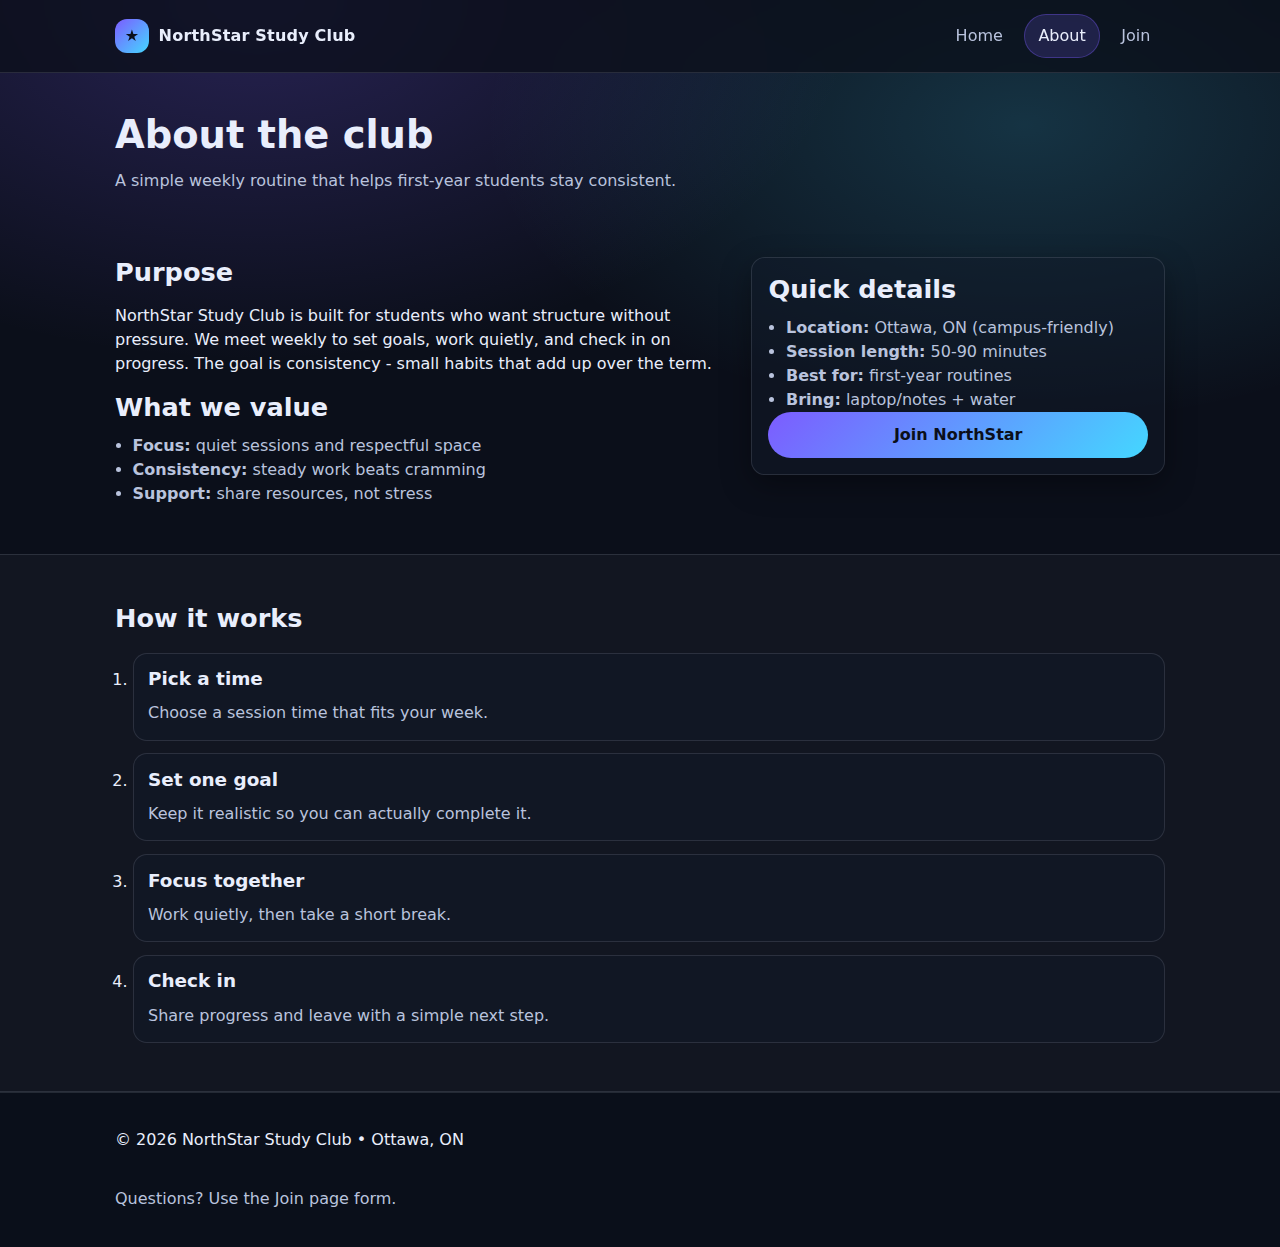
<file: about.html>
<!doctype html>
<html lang="en">
<head>
  <meta charset="UTF-8" />
  <meta name="viewport" content="width=device-width, initial-scale=1.0" />
  <title>NorthStar Study Club | About</title>
  <link rel="stylesheet" href="css/styles.css" />
</head>

<body>
  <header class="site-header">
    <div class="container header-inner">
      <a class="brand" href="index.html">
        <span class="brand-mark" aria-hidden="true">★</span>
        <span class="brand-text">NorthStar Study Club</span>
      </a>

      <nav class="site-nav" aria-label="Main navigation">
        <a class="nav-link" href="index.html">Home</a>
        <a class="nav-link is-active" href="about.html">About</a>
        <a class="nav-link" href="contact.html">Join</a>
      </nav>
    </div>
  </header>

  <main>
    <section class="page-header">
      <div class="container">
        <h1>About the club</h1>
        <p class="lead">
          A simple weekly routine that helps first-year students stay consistent.
        </p>
      </div>
    </section>

    <section class="section">
      <div class="container">
        <div class="two-col">
          <article>
            <h2>Purpose</h2>
            <p>
              NorthStar Study Club is built for students who want structure without pressure.
              We meet weekly to set goals, work quietly, and check in on progress.
              The goal is consistency - small habits that add up over the term.
            </p>

            <h2>What we value</h2>
            <ul class="list">
              <li><strong>Focus:</strong> quiet sessions and respectful space</li>
              <li><strong>Consistency:</strong> steady work beats cramming</li>
              <li><strong>Support:</strong> share resources, not stress</li>
            </ul>
          </article>

          <aside class="panel">
            <h2>Quick details</h2>
            <ul class="list">
              <li><strong>Location:</strong> Ottawa, ON (campus-friendly)</li>
              <li><strong>Session length:</strong> 50-90 minutes</li>
              <li><strong>Best for:</strong> first-year routines</li>
              <li><strong>Bring:</strong> laptop/notes + water</li>
            </ul>

            <a class="btn btn-full" href="contact.html">Join NorthStar</a>
          </aside>
        </div>
      </div>
    </section>

    <section class="section section-alt">
      <div class="container">
        <h2>How it works</h2>

        <ol class="steps">
          <li>
            <h3>Pick a time</h3>
            <p>Choose a session time that fits your week.</p>
          </li>
          <li>
            <h3>Set one goal</h3>
            <p>Keep it realistic so you can actually complete it.</p>
          </li>
          <li>
            <h3>Focus together</h3>
            <p>Work quietly, then take a short break.</p>
          </li>
          <li>
            <h3>Check in</h3>
            <p>Share progress and leave with a simple next step.</p>
          </li>
        </ol>
      </div>
    </section>
  </main>

  <footer class="site-footer">
    <div class="container footer-inner">
      <p>© 2026 NorthStar Study Club • Ottawa, ON</p>
      <p class="muted">Questions? Use the Join page form.</p>
    </div>
  </footer>
</body>
</html>
</file>
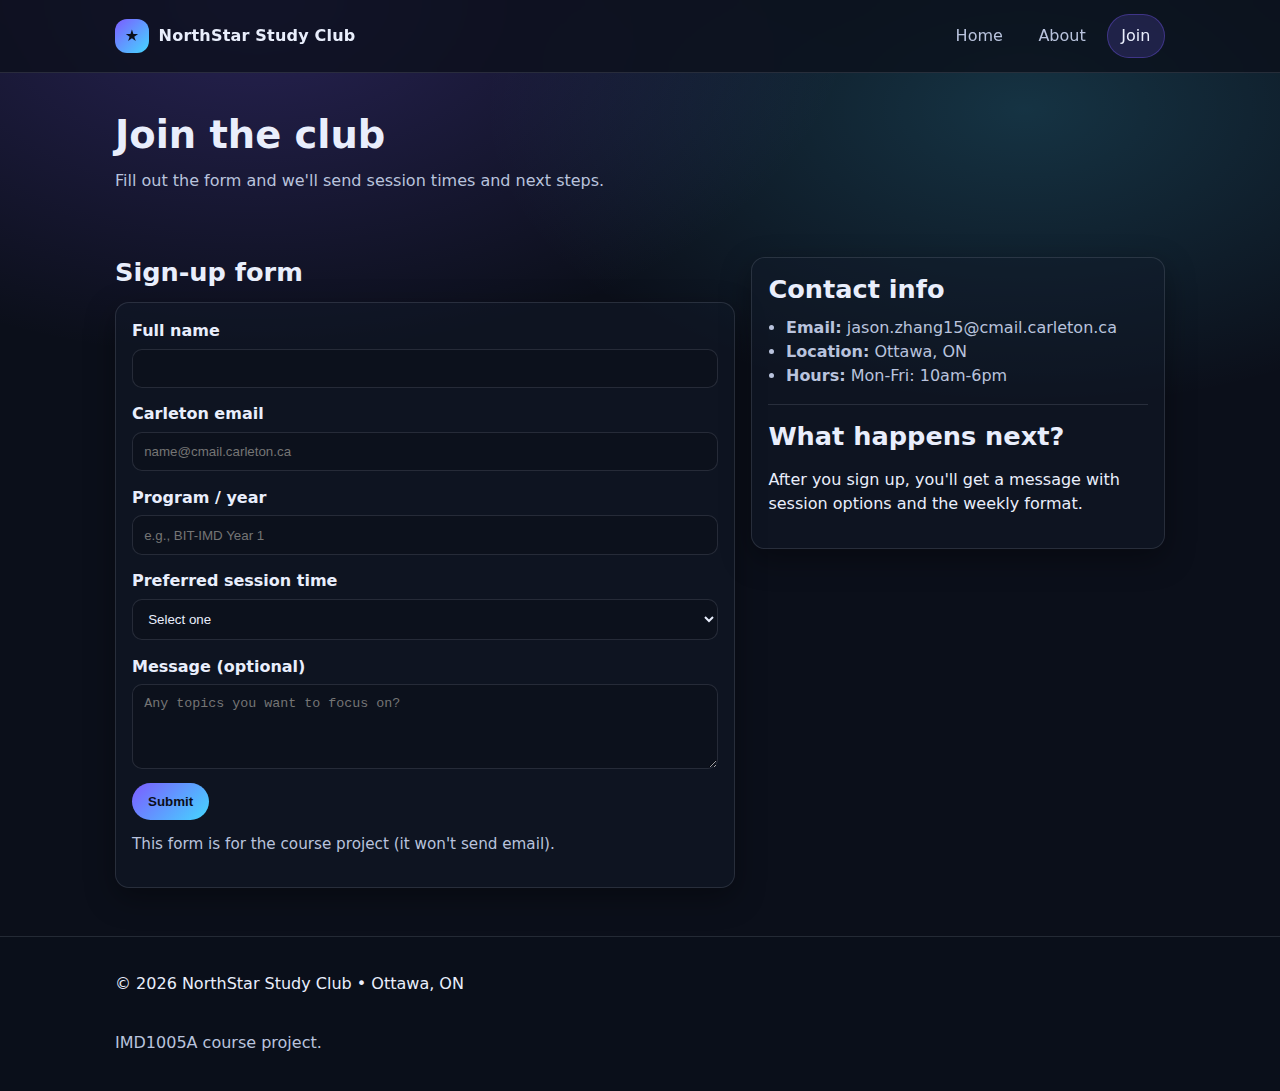
<file: contact.html>
<!doctype html>
<html lang="en">
<head>
  <meta charset="UTF-8" />
  <meta name="viewport" content="width=device-width, initial-scale=1.0" />
  <title>NorthStar Study Club | Join</title>
  <link rel="stylesheet" href="css/styles.css" />
</head>

<body>
  <header class="site-header">
    <div class="container header-inner">
      <a class="brand" href="index.html">
        <span class="brand-mark" aria-hidden="true">★</span>
        <span class="brand-text">NorthStar Study Club</span>
      </a>

      <nav class="site-nav" aria-label="Main navigation">
        <a class="nav-link" href="index.html">Home</a>
        <a class="nav-link" href="about.html">About</a>
        <a class="nav-link is-active" href="contact.html">Join</a>
      </nav>
    </div>
  </header>

  <main>
    <section class="page-header">
      <div class="container">
        <h1>Join the club</h1>
        <p class="lead">
          Fill out the form and we'll send session times and next steps.
        </p>
      </div>
    </section>

    <section class="section">
      <div class="container">
        <div class="two-col">
          <section aria-label="Join form">
            <h2>Sign-up form</h2>

            <form class="form" action="#" method="post">
              <div class="form-row">
                <label for="fullName">Full name</label>
                <input id="fullName" name="fullName" type="text" required />
              </div>

              <div class="form-row">
                <label for="email">Carleton email</label>
                <input id="email" name="email" type="email" required placeholder="name@cmail.carleton.ca" />
              </div>

              <div class="form-row">
                <label for="program">Program / year</label>
                <input id="program" name="program" type="text" required placeholder="e.g., BIT-IMD Year 1" />
              </div>

              <div class="form-row">
                <label for="time">Preferred session time</label>
                <select id="time" name="time" required>
                  <option value="" selected disabled>Select one</option>
                  <option>Weekdays (morning)</option>
                  <option>Weekdays (afternoon)</option>
                  <option>Weekdays (evening)</option>
                  <option>Weekend</option>
                </select>
              </div>

              <div class="form-row">
                <label for="message">Message (optional)</label>
                <textarea id="message" name="message" rows="4" placeholder="Any topics you want to focus on?"></textarea>
              </div>

              <button class="btn" type="submit">Submit</button>

              <p class="muted form-note">
                This form is for the course project (it won't send email).
              </p>
            </form>
          </section>

          <aside class="panel">
            <h2>Contact info</h2>
            <ul class="list">
              <li><strong>Email:</strong> jason.zhang15@cmail.carleton.ca</li>
              <li><strong>Location:</strong> Ottawa, ON</li>
              <li><strong>Hours:</strong> Mon-Fri: 10am-6pm</li>
            </ul>

            <div class="divider" aria-hidden="true"></div>

            <h2>What happens next?</h2>
            <p>
              After you sign up, you'll get a message with session options and the weekly format.
            </p>
          </aside>
        </div>
      </div>
    </section>
  </main>

  <footer class="site-footer">
    <div class="container footer-inner">
      <p>© 2026 NorthStar Study Club • Ottawa, ON</p>
      <p class="muted">IMD1005A course project.</p>
    </div>
  </footer>
</body>
</html>
</file>
<file: css/styles.css>
/* Box model requirement */
*,
*::before,
*::after {
  box-sizing: border-box;
}

:root {
  --bg: #0b0f1a;
  --panel: #121a2b;
  --panel-2: #0f1626;
  --text: #e9eefc;
  --muted: #b9c3dd;
  --line: rgba(233, 238, 252, 0.12);
  --accent: #7c5cff;
  --accent-2: #44d7ff;
  --shadow: 0 10px 30px rgba(0, 0, 0, 0.35);
  --radius: 14px;
  --space: 1rem;
  --max: 1050px;
}

body {
  margin: 0;
  font-family: system-ui, -apple-system, Segoe UI, Roboto, Arial, sans-serif;
  background: radial-gradient(1000px 600px at 20% 0%, rgba(124, 92, 255, 0.25), transparent 60%),
              radial-gradient(900px 500px at 80% 10%, rgba(68, 215, 255, 0.18), transparent 60%),
              var(--bg);
  color: var(--text);
  line-height: 1.5;
}

img {
  max-width: 100%;
  display: block;
  border-radius: var(--radius);
}

a {
  color: inherit;
  text-decoration: none;
}

.container {
  width: min(var(--max), calc(100% - 2 * var(--space)));
  margin: 0 auto;
}

/* Header + Nav (Flexbox requirement) */
.site-header {
  position: sticky;
  top: 0;
  z-index: 10;
  background: rgba(11, 15, 26, 0.75);
  backdrop-filter: blur(10px);
  border-bottom: 1px solid var(--line);
}

.header-inner {
  display: flex;
  align-items: center;
  justify-content: space-between;
  gap: 1rem;
  padding: 0.9rem 0;
}

.brand {
  display: flex;
  align-items: center;
  gap: 0.6rem;
  font-weight: 700;
  letter-spacing: 0.2px;
}

.brand-mark {
  width: 34px;
  height: 34px;
  border-radius: 12px;
  background: linear-gradient(135deg, var(--accent), var(--accent-2));
  display: grid;
  place-items: center;
  color: #0b0f1a;
  font-weight: 900;
}

.site-nav {
  display: flex;
  gap: 0.4rem;
  flex-wrap: wrap;
}

.nav-link {
  padding: 0.55rem 0.85rem;
  border-radius: 999px;
  border: 1px solid transparent;
  color: var(--muted);
}

.nav-link:hover {
  border-color: var(--line);
  color: var(--text);
}

.nav-link.is-active {
  background: rgba(124, 92, 255, 0.18);
  border-color: rgba(124, 92, 255, 0.35);
  color: var(--text);
}

/* Sections */
.section {
  padding: 3rem 0;
}

.section-alt {
  background: rgba(255, 255, 255, 0.03);
  border-top: 1px solid var(--line);
  border-bottom: 1px solid var(--line);
}

.page-header {
  padding: 2.4rem 0 1rem;
}

h1, h2, h3 {
  line-height: 1.2;
  margin: 0 0 0.7rem;
}

h1 {
  font-size: clamp(2rem, 3vw, 2.6rem);
}

h2 {
  font-size: 1.6rem;
}

h3 {
  font-size: 1.15rem;
}

.lead {
  color: var(--muted);
  max-width: 60ch;
  margin: 0.2rem 0 0;
}

.muted {
  color: var(--muted);
}

/* Hero (Grid requirement) */
.hero {
  padding: 3rem 0;
}

.hero-grid {
  display: grid;
  grid-template-columns: 1.1fr 0.9fr;
  gap: 1.5rem;
  align-items: center;
}

.hero-text {
  background: rgba(18, 26, 43, 0.45);
  border: 1px solid var(--line);
  border-radius: var(--radius);
  padding: 1.3rem;
  box-shadow: var(--shadow);
}

.hero-actions {
  display: flex;
  gap: 0.6rem;
  flex-wrap: wrap;
  margin: 1rem 0 0.8rem;
}

.quick-points {
  margin: 0.8rem 0 0;
  padding-left: 1.1rem;
  color: var(--muted);
}

.hero-media img {
  border: 1px solid var(--line);
  box-shadow: var(--shadow);
}

.hero-media figcaption {
  margin-top: 0.6rem;
  color: var(--muted);
  font-size: 0.95rem;
}

/* Buttons */
.btn {
  display: inline-block;
  padding: 0.7rem 1rem;
  border-radius: 999px;
  background: linear-gradient(135deg, var(--accent), var(--accent-2));
  color: #0b0f1a;
  font-weight: 700;
  border: none;
  cursor: pointer;
}

.btn:hover {
  filter: brightness(1.05);
}

.btn-ghost {
  background: transparent;
  border: 1px solid rgba(124, 92, 255, 0.35);
  color: var(--text);
}

.btn-full {
  width: 100%;
  text-align: center;
}

/* Cards (Flexbox layout) */
.cards {
  display: flex;
  gap: 1rem;
  flex-wrap: wrap;
  margin-top: 1.2rem;
}

.card {
  flex: 1 1 220px;
  background: rgba(18, 26, 43, 0.45);
  border: 1px solid var(--line);
  border-radius: var(--radius);
  padding: 1rem;
  box-shadow: var(--shadow);
}

.card p {
  margin: 0.4rem 0 0;
  color: var(--muted);
}

/* Info grid (Grid requirement) */
.info-grid {
  display: grid;
  grid-template-columns: repeat(2, minmax(0, 1fr));
  gap: 1rem;
  margin-top: 1.2rem;
}

.info-box {
  background: rgba(15, 22, 38, 0.55);
  border: 1px solid var(--line);
  border-radius: var(--radius);
  padding: 1rem;
}

.info-box p {
  margin: 0.4rem 0 0;
  color: var(--muted);
}

.cta-row {
  margin-top: 1.2rem;
  display: flex;
  align-items: center;
  justify-content: space-between;
  gap: 1rem;
  background: rgba(18, 26, 43, 0.45);
  border: 1px solid var(--line);
  border-radius: var(--radius);
  padding: 1rem;
}

.cta-text {
  margin: 0;
  color: var(--muted);
}

/* Two-column layout for About/Join */
.two-col {
  display: grid;
  grid-template-columns: 1.2fr 0.8fr;
  gap: 1rem;
  align-items: start;
}

.panel {
  background: rgba(18, 26, 43, 0.45);
  border: 1px solid var(--line);
  border-radius: var(--radius);
  padding: 1rem;
  box-shadow: var(--shadow);
}

.list {
  margin: 0.6rem 0 0;
  padding-left: 1.1rem;
  color: var(--muted);
}

.divider {
  height: 1px;
  background: var(--line);
  margin: 1rem 0;
}

/* Steps */
.steps {
  margin: 1.2rem 0 0;
  padding-left: 1.1rem;
  display: grid;
  gap: 0.8rem;
}

.steps li {
  background: rgba(18, 26, 43, 0.35);
  border: 1px solid var(--line);
  border-radius: var(--radius);
  padding: 0.9rem;
}

.steps p {
  margin: 0.35rem 0 0;
  color: var(--muted);
}

/* Form */
.form {
  margin-top: 0.9rem;
  background: rgba(18, 26, 43, 0.45);
  border: 1px solid var(--line);
  border-radius: var(--radius);
  padding: 1rem;
  box-shadow: var(--shadow);
}

.form-row {
  display: grid;
  gap: 0.35rem;
  margin-bottom: 0.9rem;
}

label {
  font-weight: 650;
  color: var(--text);
}

input,
select,
textarea {
  width: 100%;
  padding: 0.7rem;
  border-radius: 10px;
  border: 1px solid var(--line);
  background: rgba(11, 15, 26, 0.55);
  color: var(--text);
}

input:focus,
select:focus,
textarea:focus {
  outline: 2px solid rgba(124, 92, 255, 0.45);
  border-color: rgba(124, 92, 255, 0.35);
}

.form-note {
  margin-top: 0.8rem;
  font-size: 0.95rem;
}

/* Footer */
.site-footer {
  border-top: 1px solid var(--line);
  padding: 1.2rem 0;
  background: rgba(11, 15, 26, 0.65);
}

.footer-inner {
  display: grid;
  gap: 0.2rem;
}

/* Responsive (encouraged) */
@media (max-width: 860px) {
  .hero-grid {
    grid-template-columns: 1fr;
  }

  .info-grid {
    grid-template-columns: 1fr;
  }

  .two-col {
    grid-template-columns: 1fr;
  }

  .cta-row {
    flex-direction: column;
    align-items: flex-start;
  }
}
</file>
